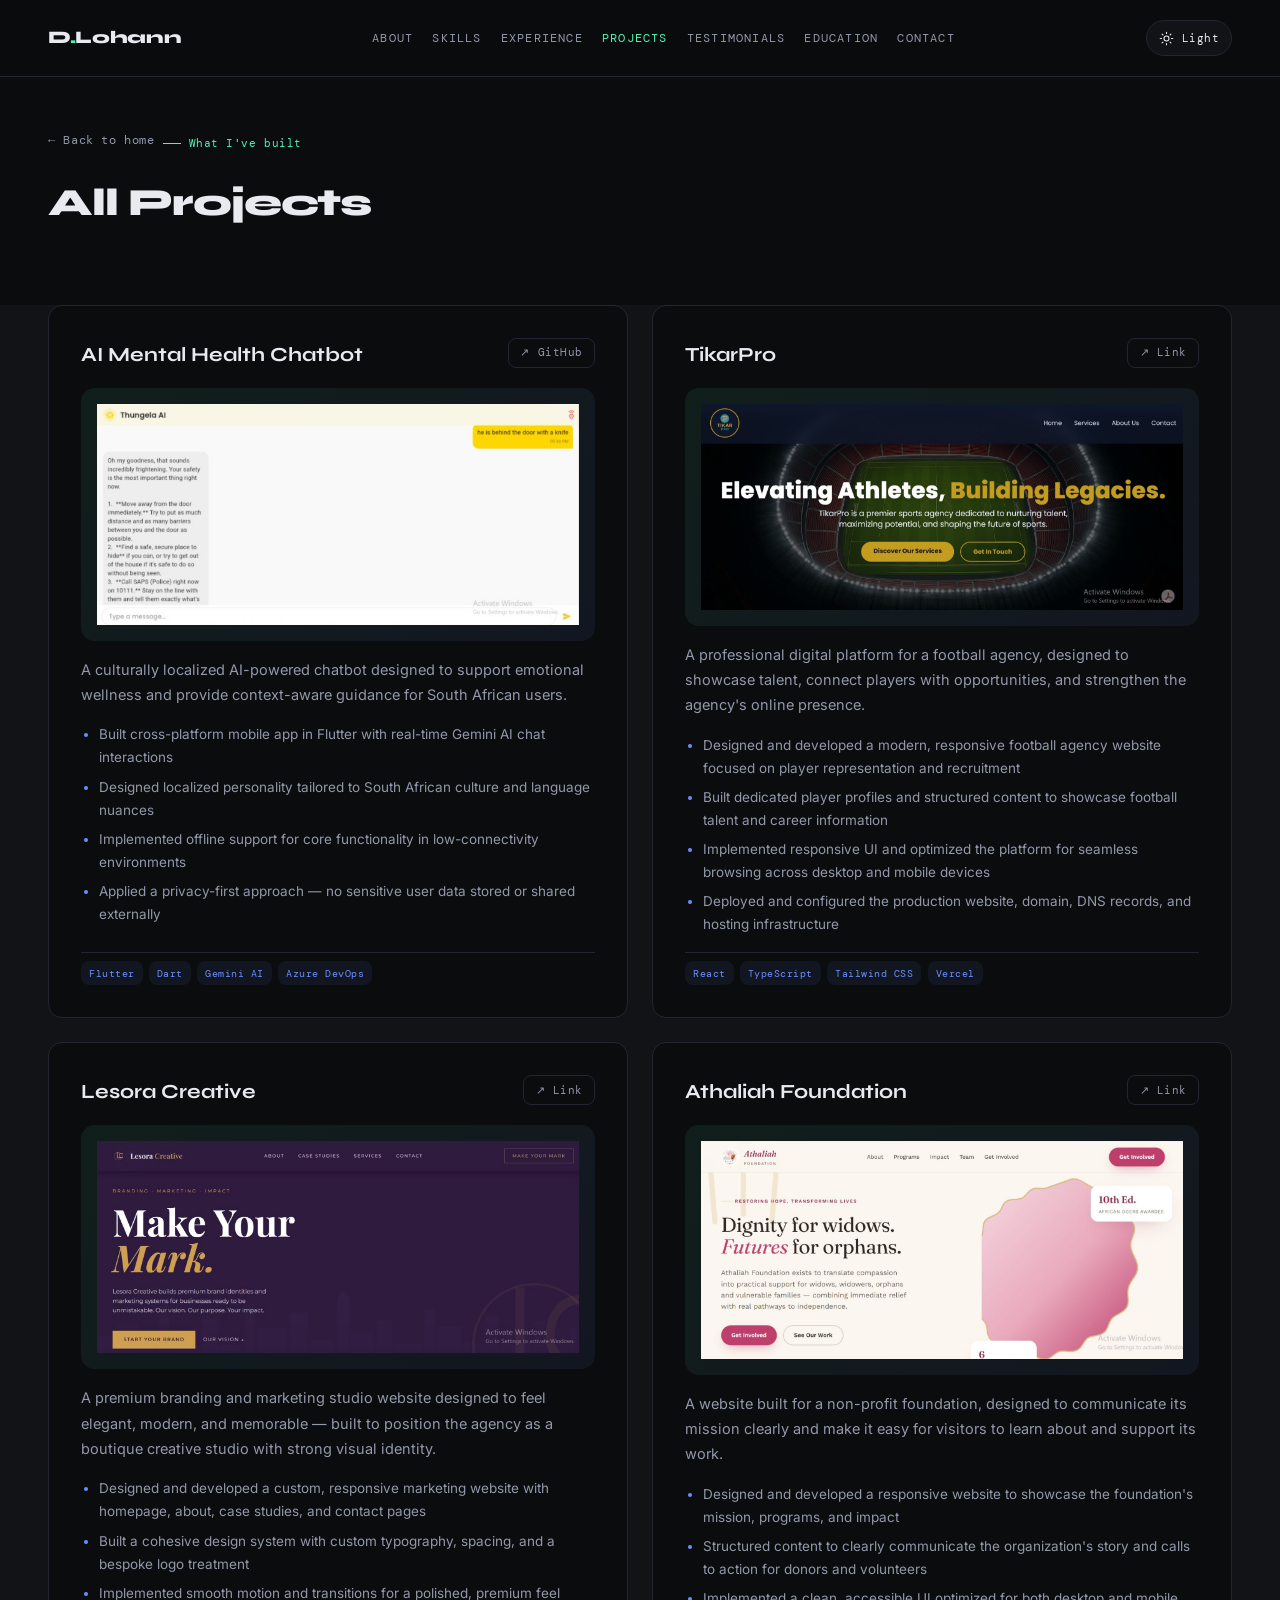
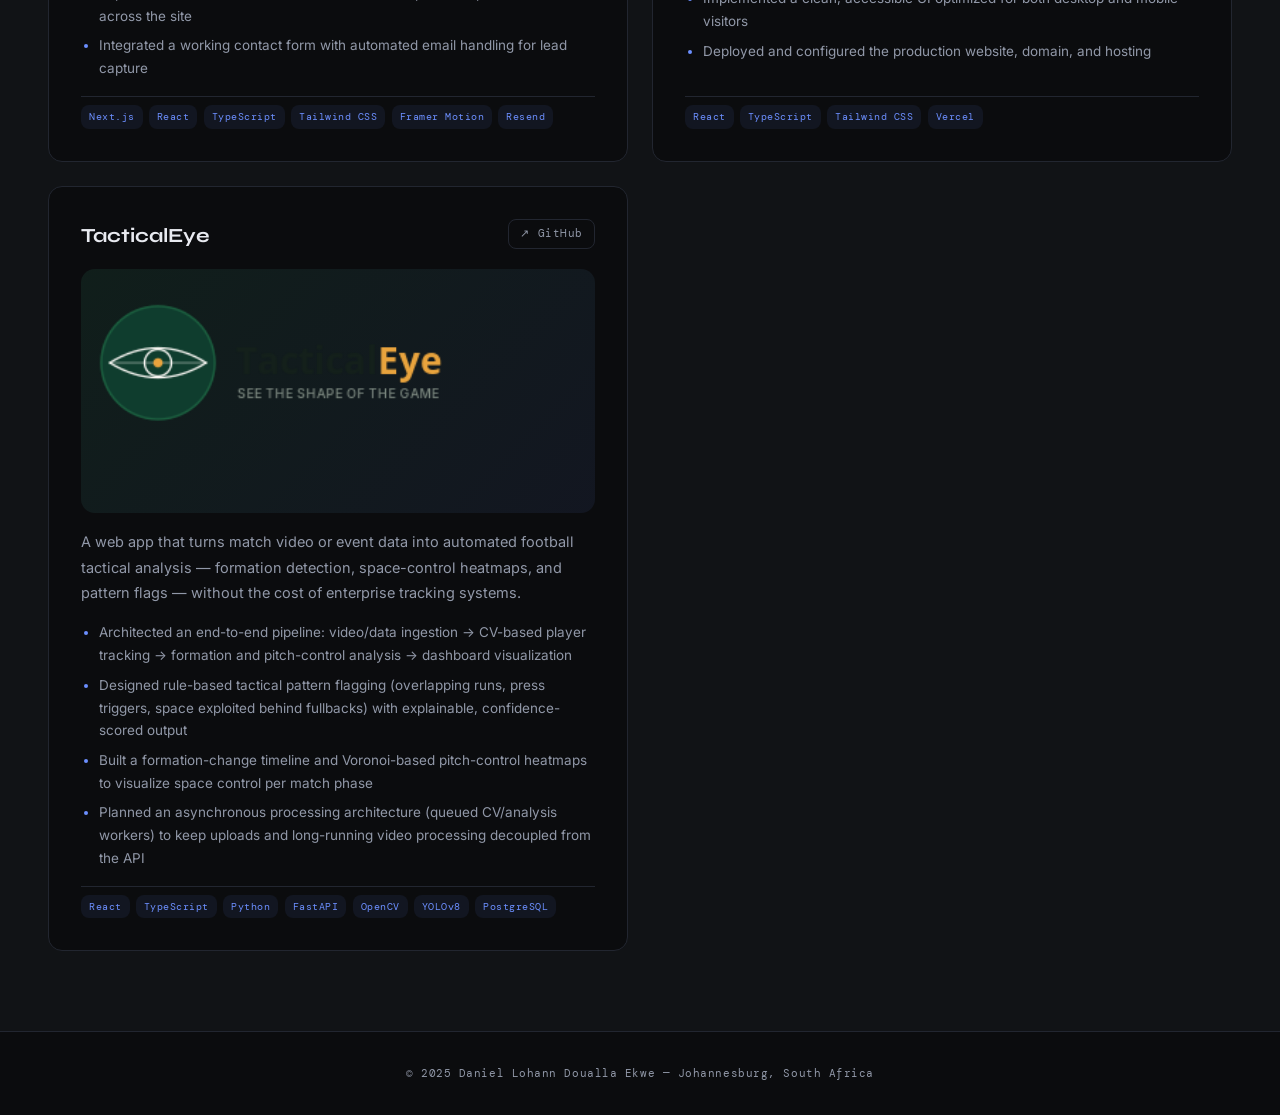
<file: projects.html>
<!DOCTYPE html>
<html lang="en" data-theme="dark">
<head>
    <meta charset="UTF-8">
    <meta name="viewport" content="width=device-width, initial-scale=1.0">
    <title>Projects — Daniel Lohann Doualla Ekwe</title>
    <meta name="description" content="All projects by Daniel Lohann Doualla Ekwe — Software Engineer & Business Analyst based in Johannesburg, South Africa.">
    <script>
        try {
            if (localStorage.getItem('site-theme') === 'light') {
                document.documentElement.setAttribute('data-theme', 'light');
            }
        } catch (error) {
            console.warn('Theme preference could not be read.', error);
        }
    </script>
    <link href="https://fonts.googleapis.com/css2?family=Syne:wght@400;600;700;800&family=Inter:wght@400;500;600&family=DM+Mono:ital,wght@0,300;0,400;1,300&display=swap" rel="stylesheet">
    <link rel="stylesheet" href="styles.css">
</head>
<body>
    <a href="#main-content" class="skip-link">Skip to content</a>

    <!-- NAV -->
<nav>
  <a href="index.html" class="nav-logo">D<span>.</span>Lohann</a>
  <ul class="nav-links" id="nav-links">
    <li><a href="index.html#about">About</a></li>
    <li><a href="index.html#skills">Skills</a></li>
    <li><a href="index.html#experience">Experience</a></li>
    <li><a href="projects.html" class="active-page">Projects</a></li>
    <li><a href="index.html#testimonials">Testimonials</a></li>
    <li><a href="index.html#education">Education</a></li>
    <li><a href="index.html#contact">Contact</a></li>
  </ul>
  <div class="nav-actions">
    <button class="theme-toggle" type="button" data-theme-toggle aria-label="Switch to light theme">
      <svg class="theme-icon theme-icon-sun" viewBox="0 0 24 24" aria-hidden="true">
        <circle cx="12" cy="12" r="4"></circle>
        <path d="M12 2v2m0 16v2M4.93 4.93l1.42 1.42m11.3 11.3 1.42 1.42M2 12h2m16 0h2M4.93 19.07l1.42-1.42m11.3-11.3 1.42-1.42"></path>
      </svg>
      <svg class="theme-icon theme-icon-moon" viewBox="0 0 24 24" aria-hidden="true">
        <path d="M20.2 15.1A8.5 8.5 0 0 1 8.9 3.8 8.5 8.5 0 1 0 20.2 15.1Z"></path>
      </svg>
      <span class="theme-toggle-label">Light</span>
    </button>
    <button class="nav-toggle" id="nav-toggle" aria-label="Toggle navigation menu" aria-expanded="false" aria-controls="nav-links">
      <span></span>
      <span></span>
      <span></span>
    </button>
  </div>
</nav>

<main id="main-content">

<!-- PAGE HEADER -->
<section class="page-header">
  <a href="index.html" class="back-link">&larr; Back to home</a>
  <div class="section-label">What I've built</div>
  <h2>All Projects</h2>
</section>

<!-- PROJECTS -->
<section id="projects" class="projects-page-section">
  <div class="projects-grid">

    <div class="project-card">
      <div class="project-header">
        <h3 class="project-name">AI Mental Health Chatbot</h3>
        <a href="https://github.com/lohann16/AiChatbot" target="_blank" class="project-link"><span aria-hidden="true">↗</span> GitHub</a>
      </div>
      <div class="project-image">
        <img src="images/Thungela.jpeg" alt="AI Mental Health Chatbot screenshot" loading="lazy">
      </div>
      <p class="project-desc">
        A culturally localized AI-powered chatbot designed to support emotional wellness and provide context-aware guidance for South African users.
      </p>
      <ul class="project-bullets">
        <li>Built cross-platform mobile app in Flutter with real-time Gemini AI chat interactions</li>
        <li>Designed localized personality tailored to South African culture and language nuances</li>
        <li>Implemented offline support for core functionality in low-connectivity environments</li>
        <li>Applied a privacy-first approach — no sensitive user data stored or shared externally</li>
      </ul>
      <div class="project-stack">
        <span class="stack-tag">Flutter</span>
        <span class="stack-tag">Dart</span>
        <span class="stack-tag">Gemini AI</span>
        <span class="stack-tag">Azure DevOps</span>
      </div>
    </div>

  <div class="project-card">
  <div class="project-header">
    <h3 class="project-name">TikarPro</h3>
    <a href="https://tikarpro.com/" target="_blank" class="project-link"><span aria-hidden="true">↗</span> Link</a>
  </div>
  <div class="project-image">
    <img src="./images/Tikar.jpeg" alt="TikarPro homepage showing player profiles and football agency branding" loading="lazy">
  </div>
  <p class="project-desc">
    A professional digital platform for a football agency, designed to showcase talent, connect players with opportunities, and strengthen the agency's online presence.
  </p>

  <ul class="project-bullets">
    <li>Designed and developed a modern, responsive football agency website focused on player representation and recruitment</li>
    <li>Built dedicated player profiles and structured content to showcase football talent and career information</li>
    <li>Implemented responsive UI and optimized the platform for seamless browsing across desktop and mobile devices</li>
    <li>Deployed and configured the production website, domain, DNS records, and hosting infrastructure</li>
  </ul>

  <div class="project-stack">
    <span class="stack-tag">React</span>
    <span class="stack-tag">TypeScript</span>
    <span class="stack-tag">Tailwind CSS</span>
    <span class="stack-tag">Vercel</span>
  </div>
</div>

    <div class="project-card">
      <div class="project-header">
        <h3 class="project-name">Lesora Creative</h3>
        <a href="https://lesora-creative.vercel.app/" target="_blank" class="project-link"><span aria-hidden="true">↗</span> Link</a>
      </div>
      <div class="project-image">
        <img src="images/Lesora.jpeg" alt="Lesora Creative website preview" loading="lazy">
      </div>
      <p class="project-desc">
        A premium branding and marketing studio website designed to feel elegant, modern, and memorable — built to position the agency as a boutique creative studio with strong visual identity.
      </p>
      <ul class="project-bullets">
        <li>Designed and developed a custom, responsive marketing website with homepage, about, case studies, and contact pages</li>
        <li>Built a cohesive design system with custom typography, spacing, and a bespoke logo treatment</li>
        <li>Implemented smooth motion and transitions for a polished, premium feel across the site</li>
        <li>Integrated a working contact form with automated email handling for lead capture</li>
      </ul>
      <div class="project-stack">
        <span class="stack-tag">Next.js</span>
        <span class="stack-tag">React</span>
        <span class="stack-tag">TypeScript</span>
        <span class="stack-tag">Tailwind CSS</span>
        <span class="stack-tag">Framer Motion</span>
        <span class="stack-tag">Resend</span>
      </div>
    </div>

    <div class="project-card">
      <div class="project-header">
        <h3 class="project-name">Athaliah Foundation</h3>
        <a href="https://athaliahfoundation.org/" target="_blank" class="project-link"><span aria-hidden="true">↗</span> Link</a>
      </div>
      <div class="project-image">
        <img src="images/Athaliah.jpeg" alt="Athaliah Foundation website preview" loading="lazy">
      </div>
      <p class="project-desc">
        A website built for a non-profit foundation, designed to communicate its mission clearly and make it easy for visitors to learn about and support its work.
      </p>
      <ul class="project-bullets">
        <li>Designed and developed a responsive website to showcase the foundation's mission, programs, and impact</li>
        <li>Structured content to clearly communicate the organization's story and calls to action for donors and volunteers</li>
        <li>Implemented a clean, accessible UI optimized for both desktop and mobile visitors</li>
        <li>Deployed and configured the production website, domain, and hosting</li>
      </ul>
      <div class="project-stack">
        <span class="stack-tag">React</span>
        <span class="stack-tag">TypeScript</span>
        <span class="stack-tag">Tailwind CSS</span>
        <span class="stack-tag">Vercel</span>
      </div>
    </div>

    <div class="project-card">
      <div class="project-header">
        <h3 class="project-name">TacticalEye</h3>
        <a href="https://github.com/lohann16/tactical-eye" target="_blank" class="project-link"><span aria-hidden="true">↗</span> GitHub</a>
      </div>
      <div class="project-image">
        <img src="images/tacticaleye-logo-full.png" alt="TacticalEye dashboard showing formation timeline and pitch-control heatmap" loading="lazy">
      </div>
      <p class="project-desc">
        A web app that turns match video or event data into automated football tactical analysis — formation detection, space-control heatmaps, and pattern flags — without the cost of enterprise tracking systems.
      </p>
      <ul class="project-bullets">
        <li>Architected an end-to-end pipeline: video/data ingestion → CV-based player tracking → formation and pitch-control analysis → dashboard visualization</li>
        <li>Designed rule-based tactical pattern flagging (overlapping runs, press triggers, space exploited behind fullbacks) with explainable, confidence-scored output</li>
        <li>Built a formation-change timeline and Voronoi-based pitch-control heatmaps to visualize space control per match phase</li>
        <li>Planned an asynchronous processing architecture (queued CV/analysis workers) to keep uploads and long-running video processing decoupled from the API</li>
      </ul>
      <div class="project-stack">
        <span class="stack-tag">React</span>
        <span class="stack-tag">TypeScript</span>
        <span class="stack-tag">Python</span>
        <span class="stack-tag">FastAPI</span>
        <span class="stack-tag">OpenCV</span>
        <span class="stack-tag">YOLOv8</span>
        <span class="stack-tag">PostgreSQL</span>
      </div>
    </div>
  </div>
</section>

</main>

<footer>
  <p>© 2025 Daniel Lohann Doualla Ekwe — Johannesburg, South Africa</p>
</footer>

<script src="scripts.js"></script>
<script>
  // Mobile nav toggle
  (function () {
    var toggle = document.getElementById('nav-toggle');
    var links = document.getElementById('nav-links');
    if (!toggle || !links) return;

    toggle.addEventListener('click', function () {
      var isOpen = links.classList.toggle('open');
      toggle.classList.toggle('open', isOpen);
      toggle.setAttribute('aria-expanded', isOpen ? 'true' : 'false');
    });

    links.querySelectorAll('a').forEach(function (link) {
      link.addEventListener('click', function () {
        links.classList.remove('open');
        toggle.classList.remove('open');
        toggle.setAttribute('aria-expanded', 'false');
      });
    });
  })();
</script>
</body>

</html>
</file>
<file: styles.css>
*, *::before, *::after { box-sizing: border-box; margin: 0; padding: 0; }

  :root {
    color-scheme: dark;
    --bg: #0b0c0e;
    --surface: #111316;
    --surface2: #191c22;
    --border: #222630;
    --accent: #4ef5b0;
    --accent2: #6c8fff;
    --text: #e8eaf0;
    --muted: #9198a8;
    --nav-bg: rgba(11,12,14,0.88);
    --button-text: #0b0c0e;
    --font-head: 'Syne', sans-serif;
    --font-mono: 'DM Mono', monospace;
    --font-body: 'Inter', -apple-system, BlinkMacSystemFont, sans-serif;

    /* radius scale: 3 tokens only */
    --radius-sm: 8px;
    --radius-md: 14px;
    --radius-pill: 999px;

    /* spacing scale */
    --space-2: 8px;
    --space-3: 12px;
    --space-4: 16px;
    --space-5: 24px;
    --space-6: 32px;
    --space-7: 48px;
  }

  :root[data-theme="light"] {
    color-scheme: light;
    --bg: #f5f7f9;
    --surface: #ffffff;
    --surface2: #edf1f4;
    --border: #d7dfe7;
    --accent: #087f5b;
    --accent2: #4058a5;
    --text: #17212b;
    --muted: #526170;
    --nav-bg: rgba(245,247,249,0.9);
    --button-text: #ffffff;
  }

  html { scroll-behavior: smooth; }

  body {
    background: var(--bg);
    color: var(--text);
    font-family: var(--font-mono);
    font-size: 14px;
    line-height: 1.7;
    overflow-x: hidden;
    transition: background-color 0.25s ease, color 0.25s ease;
  }

  section[id] { scroll-margin-top: 5.5rem; }

  /* SKIP LINK */
  .skip-link {
    position: absolute;
    left: -9999px;
    top: 0;
    background: var(--accent);
    color: var(--button-text);
    padding: 0.75rem 1.25rem;
    z-index: 1000;
    border-radius: var(--radius-sm);
    font-family: var(--font-mono);
    font-size: 12px;
    text-decoration: none;
    font-weight: 600;
  }
  .skip-link:focus {
    left: 1rem;
    top: 1rem;
  }

  /* FOCUS VISIBILITY */
  a:focus-visible,
  button:focus-visible,
  .form-input:focus-visible,
  .form-textarea:focus-visible {
    outline: 2px solid var(--accent);
    outline-offset: 3px;
    border-radius: 4px;
  }

  /* NAV */
  nav {
    position: fixed;
    top: 0; left: 0; right: 0;
    z-index: 100;
    display: flex;
    justify-content: space-between;
    gap: 1.5rem;
    align-items: center;
    padding: 1.25rem 3rem;
    border-bottom: 1px solid var(--border);
    background: var(--nav-bg);
    backdrop-filter: blur(12px);
    -webkit-backdrop-filter: blur(12px);
  }
  .nav-logo {
    font-family: var(--font-head);
    font-weight: 800;
    font-size: 1.1rem;
    letter-spacing: -0.02em;
    color: var(--text);
    text-decoration: none;
  }
  .nav-logo span { color: var(--accent); }
  .nav-links { display: flex; gap: clamp(0.75rem, 1.5vw, 2rem); list-style: none; }
  .nav-links a {
    color: var(--muted);
    text-decoration: none;
    font-size: 12px;
    letter-spacing: 0.1em;
    text-transform: uppercase;
    transition: color 0.2s;
  }
  .nav-links a:hover { color: var(--accent); }
  .nav-links a.active-page { color: var(--accent); }

  /* PROJECTS PAGE */
  .page-header {
    padding: 8rem 3rem 2rem;
  }
  .back-link {
    display: inline-block;
    color: var(--muted);
    text-decoration: none;
    font-size: 12px;
    letter-spacing: 0.05em;
    margin-bottom: 2rem;
    transition: color 0.2s;
  }
  .back-link:hover { color: var(--accent); }
  .projects-page-section { padding-top: 0; }
  .projects-view-all {
    display: flex;
    justify-content: center;
    margin-top: 2.5rem;
  }

  .nav-actions {
    display: flex;
    align-items: center;
    gap: 0.5rem;
  }
  .theme-toggle {
    display: inline-flex;
    align-items: center;
    justify-content: center;
    gap: 0.5rem;
    min-height: 36px;
    padding: 0.45rem 0.75rem;
    border: 1px solid var(--border);
    border-radius: var(--radius-pill);
    background: var(--surface);
    color: var(--text);
    font-family: var(--font-mono);
    font-size: 11px;
    letter-spacing: 0.04em;
    cursor: pointer;
    transition: border-color 0.2s, color 0.2s, background-color 0.2s, transform 0.2s;
  }
  .theme-toggle:hover {
    border-color: var(--accent);
    color: var(--accent);
    transform: translateY(-1px);
  }
  .theme-icon {
    width: 15px;
    height: 15px;
    fill: none;
    stroke: currentColor;
    stroke-width: 1.7;
    stroke-linecap: round;
    stroke-linejoin: round;
  }
  :root[data-theme="dark"] .theme-icon-moon,
  :root[data-theme="light"] .theme-icon-sun { display: none; }
  .lang-toggle {
    background: transparent;
    border: 1px solid var(--border);
    color: var(--muted);
    font-family: var(--font-mono);
    font-size: 11px;
    letter-spacing: 0.05em;
    padding: 0.4rem 0.7rem;
    border-radius: var(--radius-sm);
    cursor: pointer;
    transition: all 0.2s;
  }
  .lang-toggle:hover { border-color: var(--accent); color: var(--accent); }

  /* Hamburger toggle button (previously unstyled) */
  .nav-toggle {
    display: none;
    flex-direction: column;
    justify-content: center;
    align-items: center;
    gap: 5px;
    width: 36px;
    height: 36px;
    background: none;
    border: none;
    cursor: pointer;
    padding: 4px;
  }
  .nav-toggle span {
    display: block;
    width: 100%;
    height: 2px;
    background: var(--text);
    border-radius: 2px;
    transition: transform 0.25s ease, opacity 0.2s ease;
  }
  .nav-toggle.open span:nth-child(1) { transform: translateY(7px) rotate(45deg); }
  .nav-toggle.open span:nth-child(2) { opacity: 0; }
  .nav-toggle.open span:nth-child(3) { transform: translateY(-7px) rotate(-45deg); }

   /* HERO */
  .hero {
    min-height: 100vh;
    display: grid;
    grid-template-columns: 1fr 1fr;
    align-items: center;
    padding: 6rem 3rem 4rem;
    position: relative;
    overflow: hidden;
  }
  .hero::before {
    content: '';
    position: absolute;
    top: -200px; right: -200px;
    width: 700px; height: 700px;
    background: radial-gradient(circle, rgba(78,245,176,0.06) 0%, transparent 70%);
    pointer-events: none;
  }
  .hero::after {
    content: '';
    position: absolute;
    bottom: -150px; left: 30%;
    width: 500px; height: 500px;
    background: radial-gradient(circle, rgba(108,143,255,0.05) 0%, transparent 70%);
    pointer-events: none;
  }

  .hero-left {
    z-index: 1;
    animation: heroIn 0.7s ease both;
  }

  .hero-right {
    display: flex;
    justify-content: center;
    align-items: center;
    z-index: 1;
    animation: heroIn 0.7s ease 0.15s both;
  }

  @keyframes heroIn {
    from { opacity: 0; transform: translateY(16px); }
    to { opacity: 1; transform: none; }
  }

  .hero-eyebrow {
    display: inline-flex;
    align-items: center;
    gap: 0.5rem;
    font-size: 11px;
    letter-spacing: 0.03em;
    color: var(--accent);
    margin-bottom: 1.5rem;
  }
  .hero-eyebrow::before {
    content: '';
    display: block;
    width: 24px; height: 1px;
    background: var(--accent);
  }

  h1 {
    font-family: var(--font-head);
    font-weight: 800;
    font-size: clamp(2.8rem, 5vw, 4.5rem);
    line-height: 1.0;
    letter-spacing: -0.03em;
    margin-bottom: 1.5rem;
    color: var(--text);
  }
  h1 .line-accent { color: var(--accent); }

  .hero-desc {
    font-family: var(--font-body);
    color: var(--muted);
    max-width: 480px;
    font-size: 15.5px;
    line-height: 1.75;
    margin-bottom: 2.5rem;
  }

  .hero-tags {
    display: flex;
    flex-wrap: wrap;
    gap: 0.5rem;
    margin-bottom: 2.5rem;
  }
  .tag {
    padding: 0.35rem 0.9rem;
    border: 1px solid var(--border);
    border-radius: var(--radius-pill);
    font-size: 11px;
    color: var(--muted);
    letter-spacing: 0.05em;
  }
  .tag.active { border-color: var(--accent); color: var(--accent); }

  .hero-cta {
    display: flex;
    gap: 1rem;
    flex-wrap: wrap;
  }
  .btn {
    display: inline-flex;
    align-items: center;
    gap: 0.5rem;
    padding: 0.75rem 1.75rem;
    border-radius: var(--radius-sm);
    font-family: var(--font-mono);
    font-size: 12px;
    letter-spacing: 0.08em;
    text-decoration: none;
    text-transform: uppercase;
    transition: all 0.2s;
    cursor: pointer;
    border: none;
  }
  .btn-primary {
    background: var(--accent);
    color: var(--button-text);
    font-weight: 600;
  }
  .btn-primary:hover { background: #3dd99c; transform: translateY(-2px); }
  .btn-ghost {
    background: transparent;
    color: var(--text);
    border: 1px solid var(--border);
  }
  .btn-ghost:hover { border-color: var(--accent); color: var(--accent); }

  /* HERO RIGHT — STAT CARD */
  .stat-card {
    background: var(--surface);
    border: 1px solid var(--border);
    border-radius: var(--radius-md);
    padding: var(--space-6);
    width: 300px;
    position: relative;
    overflow: hidden;
  }
  .stat-card::before {
    content: '';
    position: absolute;
    top: 0; left: 0; right: 0;
    height: 2px;
    background: linear-gradient(90deg, var(--accent), var(--accent2));
  }
  .stat-card-label {
    font-size: 10px;
    letter-spacing: 0.1em;
    color: var(--muted);
    margin-bottom: 1.5rem;
  }
  .stat-grid {
    display: grid;
    grid-template-columns: 1fr 1fr;
    gap: 1.5rem;
    margin-bottom: 1.5rem;
  }
  .stat-item { }
  .stat-num {
    font-family: var(--font-head);
    font-size: 2rem;
    font-weight: 800;
    color: var(--accent);
    line-height: 1;
  }
  .stat-desc { font-size: 11px; color: var(--muted); margin-top: 0.25rem; }

  .status-dot {
    display: inline-flex;
    align-items: center;
    gap: 0.5rem;
    font-size: 11px;
    color: var(--muted);
    padding: 0.5rem 0.75rem;
    background: var(--surface2);
    border-radius: var(--radius-sm);
    width: 100%;
  }
  .dot {
    width: 7px; height: 7px;
    border-radius: 50%;
    background: var(--accent);
    animation: pulse 2s infinite;
  }
  @keyframes pulse {
    0%, 100% { opacity: 1; }
    50% { opacity: 0.4; }
  }
  /* SECTION COMMONS */
  section { padding: 5rem 3rem; }
  .section-label {
    display: inline-flex;
    align-items: center;
    gap: 0.5rem;
    font-size: 11px;
    letter-spacing: 0.05em;
    color: var(--accent);
    margin-bottom: 1rem;
  }
  .section-label::before {
    content: '';
    display: block;
    width: 18px; height: 1px;
    background: var(--accent);
  }
  h2 {
    font-family: var(--font-head);
    font-weight: 800;
    font-size: clamp(1.8rem, 3vw, 2.8rem);
    letter-spacing: -0.03em;
    line-height: 1.1;
    margin-bottom: 3rem;
    color: var(--text);
  }

  /* DIVIDER */
  .divider { border: none; border-top: 1px solid var(--border); margin: 0 3rem; }
/* ABOUT */
  .about-grid {
    display: grid;
    grid-template-columns: 280px 1fr;
    gap: 3rem;
    align-items: start;
  }
  .about-image {
    border-radius: var(--radius-md);
    overflow: hidden;
    border: 1px solid var(--border);
    aspect-ratio: 4 / 5;
    background: var(--surface);
  }
  .about-image img {
    width: 100%;
    height: 100%;
    object-fit: cover;
    display: block;
  }
  .about-bio {
    font-family: var(--font-body);
    color: var(--muted);
    font-size: 15.5px;
    line-height: 1.8;
    display: flex;
    flex-direction: column;
    gap: 1.25rem;
    padding-top: 0.25rem;
  }
  .about-github {
    margin-top: 2.5rem;
    padding-top: 2rem;
    border-top: 1px solid var(--border);
  }
  .about-github-label {
    font-size: 11px;
    letter-spacing: 0.05em;
    color: var(--accent2);
    margin-bottom: 1rem;
  }
  .about-github-chart-wrap {
    overflow-x: auto;
    padding-bottom: 0.5rem;
  }
  .github-chart {
    max-width: 100%;
    height: auto;
    filter: saturate(0.9);
  }

  /* SKILLS */
  #skills { background: var(--surface); }
  .skills-grid {
    display: grid;
    grid-template-columns: repeat(auto-fit, minmax(280px, 1fr));
    gap: 1.5rem;
  }
  .skill-block {
    background: var(--bg);
    border: 1px solid var(--border);
    border-radius: var(--radius-md);
    padding: var(--space-5);
    transition: border-color 0.2s;
  }
  .skill-block:hover { border-color: var(--accent); }
  .skill-block-title {
    font-size: 11px;
    letter-spacing: 0.1em;
    text-transform: uppercase;
    color: var(--accent2);
    margin-bottom: 1rem;
  }
  .skill-chips {
    display: flex;
    flex-wrap: wrap;
    gap: 0.5rem;
  }
  .chip {
    padding: 0.3rem 0.7rem;
    background: var(--surface2);
    border: 1px solid transparent;
    border-radius: var(--radius-sm);
    font-size: 12px;
    color: var(--text);
  }
  .chip-highlight {
    background: rgba(78,245,176,0.1);
    border-color: rgba(78,245,176,0.35);
    color: var(--accent);
    font-weight: 500;
  }
/* EXPERIENCE */
  .exp-timeline { display: flex; flex-direction: column; gap: 0; }
  .exp-item {
    display: grid;
    grid-template-columns: 160px 1fr;
    gap: 2rem;
    padding: 2rem 0;
    border-bottom: 1px solid var(--border);
    position: relative;
  }
  .exp-item:last-child { border-bottom: none; }
  .exp-meta { }
  .exp-date { font-size: 11px; color: var(--muted); letter-spacing: 0.05em; }
  .exp-company {
    font-size: 12px;
    color: var(--accent2);
    margin-top: 0.25rem;
    font-weight: 400;
  }
  .exp-main { }
  .exp-role {
    font-family: var(--font-head);
    font-size: 1.2rem;
    font-weight: 700;
    color: var(--text);
    margin-bottom: 0.75rem;
  }
  .exp-bullets {
    list-style: disc;
    padding-left: 1.1rem;
    display: flex;
    flex-direction: column;
    gap: 0.5rem;
  }
  .exp-bullets li::marker { color: var(--accent2); }
  .exp-bullets li {
    font-family: var(--font-body);
    font-size: 14.5px;
    color: var(--muted);
  }
  .metric-placeholder {
    display: inline-block;
    color: var(--accent2);
    background: rgba(108,143,255,0.1);
    border: 1px dashed rgba(108,143,255,0.4);
    border-radius: 4px;
    padding: 0.05rem 0.4rem;
    font-size: 0.92em;
    cursor: help;
  }
  /* PROJECTS */
  #projects { background: var(--surface); }
  .projects-grid {
    display: grid;
    grid-template-columns: repeat(auto-fit, minmax(380px, 1fr));
    gap: 1.5rem;
  }
  .project-card {
    background: var(--bg);
    border: 1px solid var(--border);
    border-radius: var(--radius-md);
    padding: var(--space-6);
    display: flex;
    flex-direction: column;
    gap: 1rem;
    transition: border-color 0.25s, transform 0.25s;
    position: relative;
    overflow: hidden;
  }
  .project-card::before {
    content: '';
    position: absolute;
    top: 0; left: 0; right: 0;
    height: 1px;
    background: linear-gradient(90deg, transparent, var(--accent), transparent);
    opacity: 0;
    transition: opacity 0.3s;
  }
  .project-card:hover,
  .project-card:focus-within { border-color: rgba(78,245,176,0.3); transform: translateY(-4px); }
  .project-card:hover::before { opacity: 1; }
  .project-header { display: flex; justify-content: space-between; align-items: flex-start; }
  .project-name {
    font-family: var(--font-head);
    font-weight: 700;
    font-size: 1.25rem;
    color: var(--text);
  }
  .project-link {
    color: var(--muted);
    text-decoration: none;
    font-size: 11px;
    letter-spacing: 0.05em;
    border: 1px solid var(--border);
    padding: 0.3rem 0.7rem;
    border-radius: var(--radius-sm);
    transition: all 0.2s;
  }
  .project-link:hover { border-color: var(--accent); color: var(--accent); }
  .project-desc {
    font-family: var(--font-body);
    font-size: 14.5px;
    color: var(--muted);
    line-height: 1.75;
  }
  .project-image {
    border-radius: var(--radius-md);
    overflow: hidden;
    min-height: 180px;
    background: linear-gradient(135deg, rgba(78,245,176,0.08), rgba(108,143,255,0.08));
    display: grid;
    place-items: center;
    text-align: center;
    color: var(--muted);
    font-size: 12px;
    line-height: 1.5;
    padding: 1rem;
  }
  .project-image.placeholder {
    border: 1px dashed rgba(107,114,128,0.5);
  }
  .project-image img {
    width: 100%;
    height: auto;
    display: block;
    object-fit: cover;
  }
  .project-bullets {
    list-style: disc;
    padding-left: 1.1rem;
    display: flex;
    flex-direction: column;
    gap: 0.4rem;
  }
  .project-bullets li::marker { color: var(--accent2); }
  .project-bullets li {
    font-family: var(--font-body);
    font-size: 13.5px;
    color: var(--muted);
  }
  .project-stack {
    display: flex;
    flex-wrap: wrap;
    gap: 0.4rem;
    margin-top: auto;
    padding-top: 0.5rem;
    border-top: 1px solid var(--border);
  }
  .case-study {
    border-top: 1px solid var(--border);
    padding-top: 0.75rem;
  }
  .case-study summary {
    cursor: pointer;
    font-family: var(--font-mono);
    font-size: 11px;
    letter-spacing: 0.05em;
    color: var(--accent2);
    list-style: none;
  }
  .case-study summary::-webkit-details-marker { display: none; }
  .case-study summary::before {
    content: '+ ';
  }
  .case-study[open] summary::before {
    content: '– ';
  }
  .case-study-body {
    margin-top: 1rem;
    display: flex;
    flex-direction: column;
    gap: 0.75rem;
    font-family: var(--font-body);
    font-size: 13.5px;
    color: var(--muted);
    line-height: 1.7;
  }
  .case-study-body strong { color: var(--text); font-weight: 600; }
  .stack-tag {
    font-size: 10px;
    color: var(--accent2);
    letter-spacing: 0.05em;
    padding: 0.2rem 0.5rem;
    background: rgba(108,143,255,0.08);
    border-radius: var(--radius-sm);
  }
  /* TESTIMONIALS */
  #testimonials { background: var(--surface); }
  .testimonial-grid {
    display: grid;
    grid-template-columns: repeat(auto-fit, minmax(300px, 1fr));
    gap: 1.5rem;
  }
  .testimonial-card {
    background: var(--bg);
    border: 1px solid var(--border);
    border-radius: var(--radius-md);
    padding: var(--space-6);
    display: flex;
    flex-direction: column;
    gap: 1.25rem;
  }
  .testimonial-quote {
    font-family: var(--font-body);
    color: var(--muted);
    font-size: 14.5px;
    line-height: 1.75;
  }
  .testimonial-author {
    display: flex;
    gap: 1rem;
    align-items: center;
    margin-top: auto;
  }
  .testimonial-avatar {
    width: 42px;
    height: 42px;
    display: grid;
    place-items: center;
    border-radius: 50%;
    background: rgba(78,245,176,0.12);
    color: var(--accent);
    font-weight: 700;
    font-family: var(--font-head);
    flex-shrink: 0;
  }
  .testimonial-name {
    font-family: var(--font-head);
    font-weight: 700;
    color: var(--text);
  }
  .testimonial-role {
    font-size: 12px;
    color: var(--muted);
    margin-top: 0.15rem;
  }
  .testimonial-company {
    font-size: 12px;
    color: var(--accent2);
  }
  /* NOTES */
  .notes-grid {
    display: grid;
    grid-template-columns: repeat(auto-fit, minmax(280px, 1fr));
    gap: 1.5rem;
  }
  .note-card {
    background: var(--surface);
    border: 1px solid var(--border);
    border-radius: var(--radius-md);
    padding: var(--space-5);
    display: flex;
    flex-direction: column;
    gap: 0.75rem;
  }
  .note-placeholder-tag {
    align-self: flex-start;
    font-size: 10px;
    letter-spacing: 0.03em;
    color: var(--muted);
    border: 1px dashed var(--border);
    border-radius: var(--radius-sm);
    padding: 0.2rem 0.5rem;
  }
  .note-title {
    font-family: var(--font-head);
    font-weight: 700;
    font-size: 1.05rem;
    color: var(--text);
  }
  .note-excerpt {
    font-family: var(--font-body);
    font-size: 13.5px;
    color: var(--muted);
    line-height: 1.7;
  }
  .note-link {
    color: var(--accent);
    text-decoration: none;
    font-size: 12px;
    letter-spacing: 0.03em;
    margin-top: auto;
  }
  .note-link:hover { text-decoration: underline; }

  /* EDUCATION & CERTS */
  .edu-grid {
    display: grid;
    grid-template-columns: repeat(auto-fit, minmax(300px, 1fr));
    gap: 1.5rem;
  }
  .edu-card {
    background: var(--surface);
    border: 1px solid var(--border);
    border-radius: var(--radius-md);
    padding: var(--space-5);
  }
  .edu-period {
    font-size: 11px;
    color: var(--accent);
    letter-spacing: 0.05em;
    margin-bottom: 0.5rem;
  }
  .edu-title {
    font-family: var(--font-head);
    font-weight: 700;
    font-size: 1rem;
    color: var(--text);
    margin-bottom: 0.5rem;
  }
  .edu-inst { font-family: var(--font-body); font-size: 13px; color: var(--muted); }

  .cert-standalone {
    display: flex;
    justify-content: center;
    margin-top: 2rem;
  }
  .cert-card {
    display: flex;
    align-items: center;
    gap: 1rem;
    padding: var(--space-4) var(--space-5);
    background: var(--surface);
    border: 1px solid var(--border);
    border-radius: var(--radius-sm);
    width: 100%;
    max-width: 420px;
  }
  .cert-icon {
    width: 36px; height: 36px;
    border-radius: var(--radius-sm);
    display: flex;
    align-items: center;
    justify-content: center;
    font-size: 1rem;
    flex-shrink: 0;
  }
  .cert-icon.done { background: rgba(78,245,176,0.12); color: var(--accent); }
  .cert-info { }
  .cert-name { font-size: 12px; color: var(--text); }
  .cert-provider { font-size: 11px; color: var(--muted); }
  .cert-status {
    margin-left: auto;
    font-size: 10px;
    padding: 0.2rem 0.5rem;
    border-radius: 4px;
    white-space: nowrap;
  }
  .cert-status.done { color: var(--accent); background: rgba(78,245,176,0.1); }
  /* CONTACT */
  #contact { text-align: center; }
  .contact-inner { max-width: 600px; margin: 0 auto; }
  .contact-inner p { font-family: var(--font-body); color: var(--muted); margin-bottom: 2.5rem; font-size: 15px; }
  .contact-primary-actions {
    display: flex;
    justify-content: center;
    flex-wrap: wrap;
    gap: 1rem;
  }
  .contact-grid {
    display: grid;
    grid-template-columns: 1fr;
    gap: 3rem;
    margin-top: 3rem;
  }
  .contact-form {
    display: flex;
    flex-direction: column;
    gap: 1.5rem;
    text-align: left;
  }
  .form-field {
    display: flex;
    flex-direction: column;
    gap: 0.5rem;
  }
  .form-label {
    font-size: 11px;
    letter-spacing: 0.05em;
    color: var(--muted);
  }
  .form-input,
  .form-textarea {
    width: 100%;
    padding: 1rem 1.25rem;
    background: var(--surface);
    border: 1px solid var(--border);
    border-radius: var(--radius-sm);
    color: var(--text);
    font-family: var(--font-body);
    font-size: 14px;
    transition: border-color 0.2s, box-shadow 0.2s;
  }
  .form-input::placeholder,
  .form-textarea::placeholder {
    color: var(--muted);
    opacity: 0.7;
  }
  .form-input:focus,
  .form-textarea:focus {
    outline: none;
    border-color: var(--accent);
    box-shadow: 0 0 0 2px rgba(78, 245, 176, 0.1);
  }
  .form-textarea {
    resize: vertical;
    min-height: 120px;
  }
  .form-submit {
    align-self: flex-start;
    margin-top: 0.5rem;
    position: relative;
  }
  .btn-spinner {
    display: none;
    width: 13px;
    height: 13px;
    border: 2px solid color-mix(in srgb, var(--button-text) 30%, transparent);
    border-top-color: var(--button-text);
    border-radius: 50%;
    animation: spin 0.6s linear infinite;
  }
  .form-submit.loading .btn-spinner { display: inline-block; }
  .form-submit.loading .btn-label { opacity: 0.7; }
  .form-submit:disabled { cursor: not-allowed; opacity: 0.85; }
  @keyframes spin { to { transform: rotate(360deg); } }

  .form-message {
    margin-top: 1rem;
    padding: 1rem;
    border-radius: var(--radius-sm);
    font-family: var(--font-body);
    font-size: 14px;
    text-align: center;
    border: 1px solid transparent;
  }
  .form-message-success {
    background: rgba(78, 245, 176, 0.1);
    border-color: var(--accent);
    color: var(--accent);
  }
  .form-message-error {
    background: rgba(255, 107, 107, 0.08);
    border-color: #ff6b6b;
    color: #ff9b9b;
  }
  .form-message.hidden { display: none; }
  .contact-info {
    display: flex;
    justify-content: center;
  }
  .contact-links {
    display: flex;
    justify-content: center;
    flex-wrap: wrap;
    gap: 1rem;
  }
  .contact-link {
    display: inline-flex;
    align-items: center;
    gap: 0.5rem;
    padding: 0.7rem 1.5rem;
    border: 1px solid var(--border);
    border-radius: var(--radius-sm);
    text-decoration: none;
    color: var(--text);
    font-size: 12px;
    transition: all 0.2s;
  }
  .contact-link:hover { border-color: var(--accent); color: var(--accent); }
  /* FOOTER */
  footer {
    text-align: center;
    padding: 2rem 3rem;
    border-top: 1px solid var(--border);
    font-size: 11px;
    color: var(--muted);
    letter-spacing: 0.05em;
  }
   /* ANIMATIONS */
  .fade-in {
    opacity: 0;
    transform: translateY(24px);
    transition: opacity 0.6s ease, transform 0.6s ease;
  }
  .fade-in.visible { opacity: 1; transform: none; }

  /* REDUCED MOTION */
  @media (prefers-reduced-motion: reduce) {
    *, *::before, *::after {
      animation-duration: 0.01ms !important;
      animation-iteration-count: 1 !important;
      transition-duration: 0.01ms !important;
      scroll-behavior: auto !important;
    }
    .hero-left, .hero-right { animation: none; opacity: 1; transform: none; }
    .fade-in { opacity: 1; transform: none; }
  }

  /* RESPONSIVE */
  @media (max-width: 768px) {
    nav { padding: 1rem 1.25rem; gap: 0.75rem; }
    .nav-actions { margin-left: auto; }
    .nav-toggle { display: flex; }
    .nav-links {
      position: absolute;
      top: 100%;
      left: 0;
      right: 0;
      flex-direction: column;
      gap: 0;
      background: var(--surface);
      border-bottom: 1px solid var(--border);
      max-height: 0;
      overflow: hidden;
      opacity: 0;
      padding: 0 1.5rem;
      transition: max-height 0.3s ease, opacity 0.25s ease, padding 0.3s ease;
    }
    .nav-links.open {
      max-height: calc(100vh - 72px);
      overflow-y: auto;
      opacity: 1;
      padding: 1rem 1.5rem 1.5rem;
    }
    .nav-links li { width: 100%; }
    .nav-links a {
      display: block;
      padding: 0.85rem 0;
      font-size: 13px;
      border-bottom: 1px solid var(--border);
    }
    .nav-links li:last-child a { border-bottom: none; }

    .hero { grid-template-columns: 1fr; padding: 5rem 1.5rem 3rem; gap: 3rem; }
    .page-header { padding: 6rem 1.5rem 1.5rem; }
    .about-grid { grid-template-columns: 1fr; gap: 1.75rem; }
    .about-image { max-width: 240px; }
    section { padding: 4rem 1.5rem; }
    .divider { margin: 0 1.5rem; }
    .exp-item { grid-template-columns: 1fr; gap: 0.5rem; }
    .projects-grid { grid-template-columns: 1fr; }
    .contact-grid { grid-template-columns: 1fr; gap: 2rem; }
    .contact-inner { max-width: none; }
  }

  @media (max-width: 420px) {
    nav { padding-inline: 1rem; }
    .theme-toggle { padding-inline: 0.6rem; }
    .theme-toggle-label { font-size: 10px; }
  }
</file>
